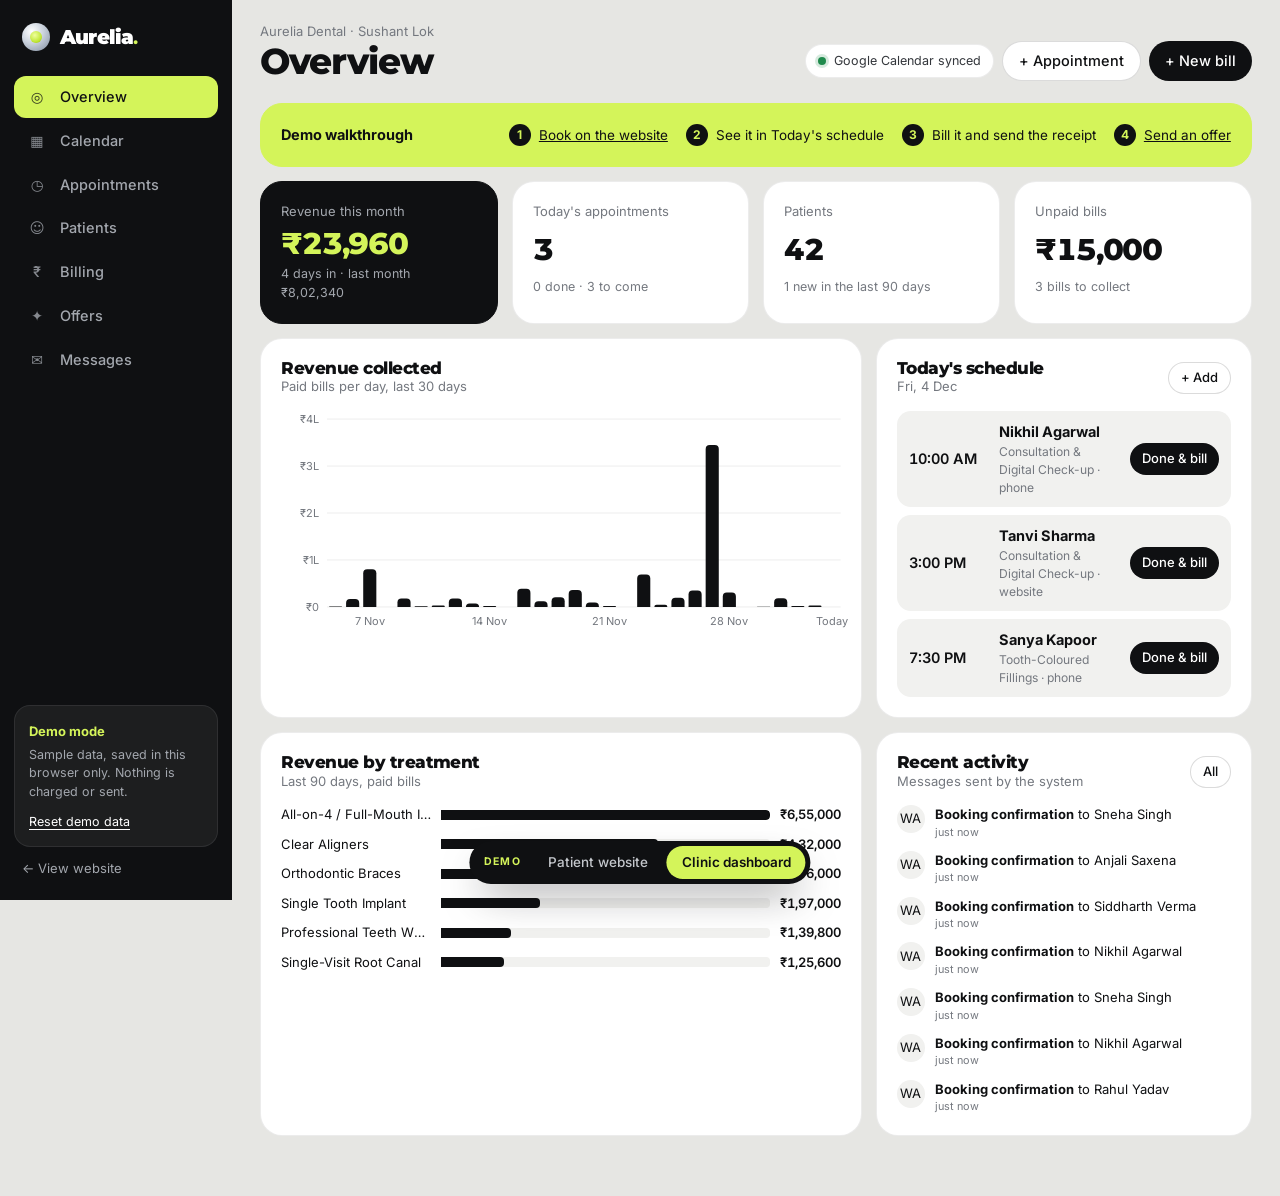
<file: dashboard/index.html>
<!doctype html>
<html lang="en">
<head>
  <meta charset="utf-8" />
  <meta name="viewport" content="width=device-width, initial-scale=1" />
  <meta name="robots" content="noindex" />
  <title>Clinic Dashboard (Demo) · Aurelia Dental</title>
  <link rel="preconnect" href="https://fonts.googleapis.com" />
  <link rel="preconnect" href="https://fonts.gstatic.com" crossorigin />
  <link href="https://fonts.googleapis.com/css2?family=Inter:wght@400;500;600&family=Montserrat:wght@700;800;900&display=swap" rel="stylesheet" />
  <link rel="stylesheet" href="dashboard.css" />
  <link rel="icon" href="data:image/svg+xml,<svg xmlns='http://www.w3.org/2000/svg' viewBox='0 0 32 32'><rect width='32' height='32' rx='9' fill='%23111214'/><path d='M10 9c2-1.5 4-1 6 0 2-1 4-1.5 6 0 2 2 1.5 6 .5 8.5-.8 2.2-1 6-2.5 6.5-1.6.6-1.8-4-4-4s-2.4 4.6-4 4c-1.5-.5-1.7-4.3-2.5-6.5C8.5 15 8 11 10 9z' fill='%23d4f45a'/></svg>" />
</head>
<body class="has-switch">
  <section class="login-wrap" id="login" hidden>
    <form class="login card" id="loginForm">
      <a class="brand" href="../"><span class="brand-mark"></span><span>Aurelia<b>.</b></span></a>
      <h1>Clinic dashboard</h1>
      <p class="hint">Sign in with the clinic's access key (the <code>ADMIN_TOKEN</code> set on the server).</p>
      <label class="f">Access key<input class="in" type="password" id="loginToken" autocomplete="current-password" required /></label>
      <p class="err-msg" id="loginErr" role="alert"></p>
      <button class="btn dark">Sign in</button>
    </form>
  </section>

  <div class="app" hidden>
    <aside class="side">
      <a class="brand" href="../"><span class="brand-mark"></span><span>Aurelia<b>.</b></span></a>
      <nav class="side-nav" id="nav">
        <a href="#overview" data-view="overview"><i>◎</i>Overview</a>
        <a href="#calendar" data-view="calendar"><i>▦</i>Calendar</a>
        <a href="#appointments" data-view="appointments"><i>◷</i>Appointments</a>
        <a href="#patients" data-view="patients"><i>☺</i>Patients</a>
        <a href="#billing" data-view="billing"><i>₹</i>Billing</a>
        <a href="#offers" data-view="offers"><i>✦</i>Offers</a>
        <a href="#messages" data-view="messages"><i>✉</i>Messages</a>
      </nav>
      <div class="side-foot">
        <div class="demo-card">
          <b>Demo mode</b>
          <p>Sample data, saved in this browser only. Nothing is charged or sent.</p>
          <button class="link-btn" data-action="reset">Reset demo data</button>
        </div>
        <a class="side-link" href="../">← View website</a>
      </div>
    </aside>

    <main class="main">
      <header class="top">
        <div>
          <p class="crumb" id="crumb">Aurelia Dental · Sushant Lok</p>
          <h1 id="title">Overview</h1>
        </div>
        <div class="top-actions">
          <span class="sync" title="Bookings are mirrored to the clinic's Google Calendar (simulated in demo)"><span class="dot"></span>Google Calendar synced</span>
          <button class="btn ghost" data-action="new-appt">+ Appointment</button>
          <button class="btn dark" data-action="new-bill">+ New bill</button>
        </div>
      </header>
      <section id="view" class="view" aria-live="polite"></section>
    </main>
  </div>

  <div class="modal-wrap" id="modal" hidden>
    <div class="modal-bg" data-action="close"></div>
    <div class="modal" role="dialog" aria-modal="true" id="modalBox"></div>
  </div>
  <div class="drawer-wrap" id="drawer" hidden>
    <div class="modal-bg" data-action="close-drawer"></div>
    <aside class="drawer" id="drawerBox"></aside>
  </div>
  <div class="toast" id="toast" role="status" hidden></div>
  <div class="tip" id="tip" hidden></div>
  <div id="print"></div>

  <script src="../assets/config.js"></script>
  <script src="../assets/store-core.js"></script>
  <script src="../assets/demo-store.js"></script>
  <script src="dashboard.js"></script>
  <nav class="demo-switch" aria-label="Switch demo view"><span>Demo</span><a href="../">Patient website</a><a class="on" href="./" aria-current="page">Clinic dashboard</a></nav>
</body>
</html>
</file>
<file: dashboard/dashboard.css>
:root {
  --page: #e6e6e3; --sheet: #f1f1ef; --card: #ffffff;
  --ink: #0f1012; --ink-2: #33363b; --muted: #74787f;
  --line: rgba(15,16,18,.08); --line-2: rgba(15,16,18,.15);
  --lime: #d4f45a; --lime-2: #c2e83a; --lime-ink: #4f6b00;
  --ok: #1f8a4c; --warn: #b26a00; --bad: #c8293f; --info: #2f6fdb;
  --radius: 22px; --shadow: 0 24px 50px -28px rgba(15,16,18,.35);
  --font: 'Inter', system-ui, sans-serif; --display: 'Montserrat', 'Inter', sans-serif;
  color-scheme: light;
}
[hidden] { display: none !important; }
* { box-sizing: border-box; margin: 0; padding: 0; }
body { background: var(--page); color: var(--ink); font: 400 14.5px/1.5 var(--font); -webkit-font-smoothing: antialiased; }
a { color: inherit; text-decoration: none; }
button, input, select, textarea { font: inherit; color: inherit; }
button { cursor: pointer; background: none; border: 0; }
:focus-visible { outline: 2px solid var(--ink); outline-offset: 2px; }
h1, h2, h3, h4 { font-family: var(--display); letter-spacing: -0.03em; line-height: 1.1; font-weight: 800; }
.num { font-variant-numeric: tabular-nums; }

/* Sign-in */
.login-wrap { min-height: 100vh; display: grid; place-items: center; padding: 16px; }
.login { width: min(400px, 100%); display: grid; gap: 14px; padding: 28px; }
.login .brand { color: var(--ink); padding: 0; }
.login h1 { font-size: 28px; }
.login code { font-size: 12px; background: var(--sheet); padding: 1px 5px; border-radius: 6px; }

/* Layout */
.app { display: grid; grid-template-columns: 232px 1fr; min-height: 100vh; }
.side { background: var(--ink); color: #fff; padding: 22px 14px; display: flex; flex-direction: column; gap: 24px; position: sticky; top: 0; height: 100vh; }
.brand { display: flex; align-items: center; gap: 10px; font-family: var(--display); font-weight: 900; font-size: 20px; letter-spacing: -0.04em; padding: 0 8px; }
.brand b { color: var(--lime); }
.brand-mark { width: 28px; height: 28px; border-radius: 50%; background: radial-gradient(circle at 35% 30%, #fff, #c9d1dc 45%, #7d8a9c); position: relative; flex: none; }
.brand-mark::after { content: ''; position: absolute; inset: 8px; border-radius: 50%; background: radial-gradient(circle at 40% 35%, #effe9f, var(--lime-2) 60%, #8fb300); }
.side-nav { display: grid; gap: 2px; }
.side-nav a { display: flex; align-items: center; gap: 12px; padding: 10px 12px; border-radius: 12px; color: #a3a7ae; font-weight: 500; transition: background .15s, color .15s; }
.side-nav a i { font-style: normal; width: 22px; text-align: center; opacity: .8; }
.side-nav a:hover { background: rgba(255,255,255,.06); color: #fff; }
.side-nav a.active { background: var(--lime); color: var(--ink); }
.side-foot { margin-top: auto; display: grid; gap: 12px; }
.demo-card { padding: 14px; border-radius: 16px; background: rgba(255,255,255,.06); border: 1px solid rgba(255,255,255,.08); }
.demo-card b { color: var(--lime); font-size: 13px; }
.demo-card p { color: #a3a7ae; font-size: 12.5px; margin: 4px 0 8px; }
.link-btn { color: #fff; font-size: 12.5px; text-decoration: underline; text-underline-offset: 3px; }
.side-link { color: #a3a7ae; font-size: 13px; padding: 0 8px; }
.side-link:hover { color: #fff; }

.main { min-width: 0; padding: 22px max(16px, 2.2vw) 60px; }
.top { display: flex; justify-content: space-between; align-items: flex-end; gap: 16px; flex-wrap: wrap; margin-bottom: 22px; }
.crumb { color: var(--muted); font-size: 13px; }
.top h1 { font-size: clamp(26px, 3vw, 36px); }
.top-actions { display: flex; gap: 8px; align-items: center; flex-wrap: wrap; }
.sync { display: inline-flex; align-items: center; gap: 8px; font-size: 12.5px; color: var(--ink-2); padding: 7px 12px; border-radius: 999px; background: var(--card); border: 1px solid var(--line); }
.dot { width: 8px; height: 8px; border-radius: 50%; background: var(--ok); box-shadow: 0 0 0 3px rgba(31,138,76,.18); }

/* Controls */
.btn { display: inline-flex; align-items: center; justify-content: center; gap: 6px; height: 40px; padding: 0 16px; border-radius: 999px; font-weight: 500; white-space: nowrap; transition: transform .15s, background .15s, border-color .15s; }
.btn.dark { background: var(--ink); color: #fff; }
.btn.dark:hover { transform: translateY(-1px); }
.btn.lime { background: var(--lime); color: var(--ink); font-weight: 600; }
.btn.lime:hover { background: var(--lime-2); }
.btn.ghost { border: 1px solid var(--line-2); background: var(--card); }
.btn.ghost:hover { border-color: var(--ink); }
.btn.sm { height: 32px; padding: 0 12px; font-size: 13px; }
.btn:disabled { opacity: .35; cursor: not-allowed; transform: none; }
.in, select.in, textarea.in { width: 100%; height: 40px; padding: 0 12px; border-radius: 12px; border: 1px solid var(--line-2); background: var(--card); outline: none; }
textarea.in { height: auto; padding: 10px 12px; resize: vertical; }
.in:focus { border-color: var(--ink); box-shadow: 0 0 0 3px rgba(212,244,90,.6); }
label.f { display: grid; gap: 6px; font-size: 13px; font-weight: 500; }
label.f small { color: var(--muted); font-weight: 400; }
.grid2 { display: grid; grid-template-columns: 1fr 1fr; gap: 12px; }
.grid3 { display: grid; grid-template-columns: 1fr 1fr 1fr; gap: 12px; }
.seg { display: inline-flex; padding: 4px; border-radius: 999px; background: var(--card); border: 1px solid var(--line); gap: 2px; flex-wrap: wrap; }
.seg button { padding: 6px 14px; border-radius: 999px; font-size: 13px; color: var(--muted); }
.seg button.on { background: var(--ink); color: #fff; }
.toolbar { display: flex; gap: 10px; align-items: center; flex-wrap: wrap; margin-bottom: 14px; }
.toolbar .in { max-width: 280px; }
.spacer { flex: 1; }

/* Cards */
.card { background: var(--card); border: 1px solid var(--line); border-radius: var(--radius); padding: 20px; min-width: 0; }
.card-h { display: flex; justify-content: space-between; align-items: center; gap: 12px; margin-bottom: 14px; flex-wrap: wrap; }
.card-h h3 { font-size: 17px; }
.card-h p { color: var(--muted); font-size: 13px; }
.grid { display: grid; gap: 14px; }
.kpis { grid-template-columns: repeat(4, 1fr); }
.two { grid-template-columns: 1.6fr 1fr; }
.kpi { display: grid; gap: 6px; }
.kpi small { color: var(--muted); font-size: 13px; }
.kpi b { font-family: var(--display); font-size: 30px; font-weight: 800; letter-spacing: -0.04em; line-height: 1.05; }
.kpi span { font-size: 12.5px; color: var(--muted); }
.kpi.dark { background: var(--ink); color: #fff; border-color: var(--ink); }
.kpi.dark b { color: var(--lime); }
.kpi.dark small, .kpi.dark span { color: #a3a7ae; }
.guide { display: flex; gap: 16px; align-items: center; justify-content: space-between; flex-wrap: wrap; background: var(--lime); border-color: var(--lime); margin-bottom: 14px; }
.guide ol { display: flex; gap: 18px; flex-wrap: wrap; list-style: none; counter-reset: g; font-size: 13.5px; }
.guide li { counter-increment: g; display: flex; gap: 8px; align-items: center; }
.guide li::before { content: counter(g); width: 22px; height: 22px; border-radius: 50%; background: var(--ink); color: var(--lime); display: grid; place-items: center; font-size: 12px; font-weight: 700; flex: none; }

/* Tables */
.tbl-wrap { overflow-x: auto; margin: 0 -6px; }
.tbl { width: 100%; border-collapse: collapse; font-size: 14px; }
.tbl th { text-align: left; font-weight: 500; color: var(--muted); font-size: 12px; text-transform: uppercase; letter-spacing: .06em; padding: 8px 10px; border-bottom: 1px solid var(--line); white-space: nowrap; }
.tbl td { padding: 11px 10px; border-bottom: 1px solid var(--line); vertical-align: middle; }
.tbl tr:last-child td { border-bottom: 0; }
.tbl tr.click { cursor: pointer; }
.tbl tr.click:hover td { background: var(--sheet); }
.tbl td small { display: block; color: var(--muted); font-size: 12.5px; }
.tbl .r { text-align: right; }
.empty { color: var(--muted); padding: 24px 10px; text-align: center; }

/* Pills */
.pill { display: inline-flex; align-items: center; gap: 6px; font-size: 12px; font-weight: 500; padding: 3px 10px; border-radius: 999px; border: 1px solid var(--line-2); white-space: nowrap; background: var(--card); }
.pill::before { content: ''; width: 6px; height: 6px; border-radius: 50%; background: currentColor; }
.pill.confirmed { color: var(--info); }
.pill.completed, .pill.paid, .pill.sent { color: var(--ok); }
.pill.no_show, .pill.unpaid, .pill.bad { color: var(--bad); }
.pill.cancelled { color: var(--muted); }
.pill.scheduled { color: var(--warn); }
.tag { display: inline-block; font-size: 11.5px; padding: 2px 9px; border-radius: 999px; background: var(--sheet); margin: 2px 4px 2px 0; white-space: nowrap; }
.tag.VIP { background: var(--ink); color: var(--lime); }
.tag.Payment.due, .tag.pay { background: #fde7ea; color: var(--bad); }
.src { font-size: 12px; color: var(--muted); }

/* Charts */
.chart { position: relative; }
.chart svg { display: block; width: 100%; overflow: visible; }
.chart .ax { fill: var(--muted); font-size: 11px; font-family: var(--font); }
.chart .grid-l { stroke: var(--line); }
.chart .bar { fill: var(--ink); transition: fill .1s; }
.chart .bar.hot { fill: var(--lime-2); }
.chart .hit { fill: transparent; cursor: crosshair; }
.hbars { display: grid; gap: 10px; }
.hbar { display: grid; grid-template-columns: minmax(0, 150px) 1fr auto; gap: 10px; align-items: center; font-size: 13px; }
.hbar span:first-child { white-space: nowrap; overflow: hidden; text-overflow: ellipsis; }
.hbar .track { height: 10px; border-radius: 0 4px 4px 0; background: var(--sheet); overflow: hidden; }
.hbar .fill { height: 100%; background: var(--ink); border-radius: 0 4px 4px 0; }
.hbar b { font-weight: 600; }
.tip { position: fixed; z-index: 90; pointer-events: none; background: var(--ink); color: #fff; padding: 8px 12px; border-radius: 10px; font-size: 12.5px; box-shadow: var(--shadow); transform: translate(-50%, calc(-100% - 10px)); white-space: nowrap; }
.tip b { color: var(--lime); }

/* Schedule list */
.sched { display: grid; gap: 8px; }
.sched-item { display: grid; grid-template-columns: 78px 1fr auto; gap: 12px; align-items: center; padding: 10px 12px; border-radius: 14px; background: var(--sheet); }
.sched-item time { font-weight: 600; font-variant-numeric: tabular-nums; white-space: nowrap; }
.sched-item small { display: block; color: var(--muted); }
.feed { display: grid; gap: 10px; }
.feed div { display: grid; grid-template-columns: auto 1fr; gap: 10px; font-size: 13px; }
.feed i { font-style: normal; width: 28px; height: 28px; border-radius: 50%; background: var(--sheet); display: grid; place-items: center; font-size: 13px; }
.feed small { color: var(--muted); display: block; }

/* Calendar */
.cal { display: grid; grid-template-columns: 72px repeat(7, minmax(110px, 1fr)); min-width: 880px; }
.cal-h { padding: 8px; text-align: center; font-size: 13px; border-bottom: 1px solid var(--line); position: sticky; top: 0; background: var(--card); z-index: 2; }
.cal-h b { display: block; font-family: var(--display); font-size: 20px; }
.cal-h.today b { color: var(--ink); background: var(--lime); border-radius: 10px; display: inline-block; padding: 0 8px; }
.cal-times { position: relative; }
.cal-times span { position: absolute; right: 8px; font-size: 11px; color: var(--muted); transform: translateY(-50%); white-space: nowrap; }
.cal-times span:first-child { transform: translateY(2px); }
.cal-day { position: relative; border-left: 1px solid var(--line); background-image: linear-gradient(var(--line) 1px, transparent 1px); background-size: 100% 56px; }
.cal-day.closed { background-color: var(--sheet); }
.ev { position: absolute; left: 3px; right: 3px; border-radius: 8px; padding: 4px 7px; font-size: 11.5px; line-height: 1.25; overflow: hidden; cursor: pointer; border: 1px solid transparent; }
.ev b { display: block; font-weight: 600; white-space: nowrap; overflow: hidden; text-overflow: ellipsis; }
.ev.confirmed { background: var(--lime); }
.ev.completed { background: #e3e5e8; color: var(--ink-2); }
.ev.no_show { background: #fde7ea; color: var(--bad); }
.ev.cancelled { display: none; }
.cal-legend { display: flex; gap: 14px; font-size: 12.5px; color: var(--muted); flex-wrap: wrap; }
.cal-legend span::before { content: ''; display: inline-block; width: 10px; height: 10px; border-radius: 3px; margin-right: 6px; vertical-align: -1px; background: var(--c); }

/* Modal / drawer */
.modal-wrap, .drawer-wrap { position: fixed; inset: 0; z-index: 60; display: grid; place-items: center; padding: 16px; }
.modal-bg { position: absolute; inset: 0; background: rgba(15,16,18,.45); backdrop-filter: blur(3px); }
.modal { position: relative; width: min(640px, 100%); max-height: calc(100vh - 32px); overflow: auto; background: var(--card); border-radius: 24px; padding: 24px; box-shadow: var(--shadow); animation: pop .2s ease both; }
.modal.wide { width: min(900px, 100%); }
@keyframes pop { from { transform: translateY(10px); opacity: 0; } }
.modal-h { display: flex; justify-content: space-between; align-items: flex-start; gap: 12px; margin-bottom: 18px; }
.modal-h h2 { font-size: 22px; }
.modal-h p { color: var(--muted); font-size: 13px; margin-top: 4px; }
.x { width: 34px; height: 34px; border-radius: 50%; background: var(--sheet); font-size: 18px; flex: none; }
.modal-f { display: flex; justify-content: flex-end; gap: 8px; margin-top: 20px; flex-wrap: wrap; }
.stack { display: grid; gap: 12px; }
.drawer-wrap { place-items: stretch end; padding: 0; }
.drawer { position: relative; width: min(480px, 100%); height: 100%; overflow: auto; background: var(--card); padding: 24px; animation: slide .22s ease both; }
@keyframes slide { from { transform: translateX(30px); opacity: 0; } }
.mini-kpis { display: grid; grid-template-columns: repeat(3, 1fr); gap: 8px; margin: 16px 0; }
.mini-kpis div { background: var(--sheet); border-radius: 14px; padding: 10px 12px; }
.mini-kpis small { color: var(--muted); font-size: 12px; display: block; }
.mini-kpis b { font-family: var(--display); font-size: 18px; }
.timeline { display: grid; gap: 0; border-left: 2px solid var(--line); margin-left: 6px; }
.timeline div { position: relative; padding: 0 0 14px 16px; font-size: 13px; }
.timeline div::before { content: ''; position: absolute; left: -6px; top: 5px; width: 10px; height: 10px; border-radius: 50%; background: var(--card); border: 2px solid var(--ink); }
.timeline div.inv::before { background: var(--lime); border-color: var(--lime-ink); }
.timeline small { color: var(--muted); display: block; }
.switch { display: inline-flex; align-items: center; gap: 10px; cursor: pointer; font-size: 13.5px; }
.switch input { appearance: none; width: 38px; height: 22px; border-radius: 999px; background: var(--line-2); position: relative; cursor: pointer; transition: background .2s; flex: none; }
.switch input::after { content: ''; position: absolute; top: 3px; left: 3px; width: 16px; height: 16px; border-radius: 50%; background: #fff; transition: transform .2s; }
.switch input:checked { background: var(--ink); }
.switch input:checked::after { transform: translateX(16px); background: var(--lime); }

/* Bill editor */
.items { display: grid; gap: 8px; }
.item-row { display: grid; grid-template-columns: 1fr 70px 120px 110px 32px; gap: 8px; align-items: center; }
.item-row .amt { text-align: right; font-weight: 600; font-variant-numeric: tabular-nums; }
.sum { display: grid; gap: 6px; margin-left: auto; width: min(320px, 100%); font-variant-numeric: tabular-nums; }
.sum div { display: flex; justify-content: space-between; }
.sum .tot { font-family: var(--display); font-size: 22px; font-weight: 800; border-top: 1px dashed var(--line-2); padding-top: 8px; }
.hint { font-size: 12.5px; color: var(--muted); }
.ok-msg { color: var(--ok); font-size: 13px; }
.err-msg { color: var(--bad); font-size: 13px; }
.paymodes { display: grid; grid-template-columns: repeat(4, 1fr); gap: 8px; }
.paymodes button { padding: 14px 8px; border-radius: 14px; border: 1px solid var(--line-2); text-align: center; font-weight: 500; }
.paymodes button small { display: block; color: var(--muted); font-weight: 400; font-size: 11.5px; }
.paymodes button.on { border-color: var(--ink); background: var(--lime); }
.checkout { text-align: center; padding: 10px 0; }
.spinner { width: 46px; height: 46px; border-radius: 50%; border: 4px solid var(--sheet); border-top-color: var(--ink); margin: 18px auto; animation: spin .8s linear infinite; }
@keyframes spin { to { transform: rotate(360deg); } }

/* Receipt */
.receipt { border: 1px solid var(--line-2); border-radius: 18px; padding: 24px; font-size: 13.5px; background: #fff; color: #111; }
.rc-h { display: flex; justify-content: space-between; gap: 16px; border-bottom: 2px solid #111; padding-bottom: 14px; margin-bottom: 14px; flex-wrap: wrap; }
.rc-h h3 { font-size: 22px; font-weight: 900; }
.rc-h p, .rc-meta { color: #555; font-size: 12.5px; }
.rc-meta { display: flex; justify-content: space-between; gap: 16px; margin-bottom: 14px; flex-wrap: wrap; }
.receipt table { width: 100%; border-collapse: collapse; margin-bottom: 12px; }
.receipt th, .receipt td { text-align: left; padding: 7px 0; border-bottom: 1px solid #e5e5e5; }
.receipt th { font-size: 11.5px; text-transform: uppercase; letter-spacing: .06em; color: #666; font-weight: 500; }
.receipt .r { text-align: right; }
.rc-paid { display: inline-block; margin-top: 12px; padding: 4px 12px; border: 2px solid var(--ok); color: var(--ok); border-radius: 8px; font-weight: 700; letter-spacing: .08em; transform: rotate(-3deg); }
.rc-foot { margin-top: 16px; color: #666; font-size: 11.5px; }

/* Offers */
.offer-grid { display: grid; grid-template-columns: 1.2fr .8fr; gap: 20px; align-items: start; }
.phone { width: 100%; max-width: 280px; margin: 0 auto; border-radius: 34px; border: 8px solid var(--ink); background: #e9e4dc; min-height: 420px; padding: 16px 12px; display: flex; flex-direction: column; gap: 8px; }
.phone-top { text-align: center; font-size: 12px; font-weight: 600; color: var(--ink-2); padding-bottom: 8px; border-bottom: 1px solid rgba(0,0,0,.08); }
.bubble { align-self: flex-start; max-width: 92%; background: #fff; border-radius: 4px 14px 14px 14px; padding: 9px 11px; font-size: 13px; line-height: 1.4; box-shadow: 0 1px 1px rgba(0,0,0,.08); white-space: pre-wrap; overflow-wrap: anywhere; }
.bubble small { display: block; text-align: right; color: #8a8f96; font-size: 10.5px; margin-top: 4px; }
.offer-card { display: grid; grid-template-columns: auto 1fr auto; gap: 14px; align-items: center; padding: 14px 0; border-bottom: 1px solid var(--line); }
.offer-card:last-child { border-bottom: 0; }
.code { font-family: ui-monospace, monospace; font-weight: 700; background: var(--lime); padding: 6px 10px; border-radius: 10px; font-size: 13px; }
.code.exp { background: var(--sheet); color: var(--muted); text-decoration: line-through; }
.stats-inline { display: flex; gap: 16px; font-size: 13px; color: var(--muted); flex-wrap: wrap; }
.stats-inline b { color: var(--ink); font-variant-numeric: tabular-nums; }

/* Messages */
.msg { display: grid; grid-template-columns: auto 1fr auto; gap: 12px; padding: 12px 0; border-bottom: 1px solid var(--line); align-items: start; }
.msg:last-child { border-bottom: 0; }
.msg .ch { width: 34px; height: 34px; border-radius: 50%; background: var(--sheet); display: grid; place-items: center; font-size: 11px; font-weight: 700; }
.msg p { color: var(--ink-2); font-size: 13.5px; white-space: pre-line; }
.msg small { color: var(--muted); font-size: 12px; }

.demo-switch { position: fixed; left: 50%; transform: translateX(-50%); bottom: calc(16px + env(safe-area-inset-bottom, 0px)); z-index: 70; display: flex; align-items: center; gap: 4px; padding: 5px; border-radius: 999px; background: #0f1012; box-shadow: 0 18px 40px -14px rgba(15,16,18,.65); font: 500 13.5px/1 'Inter', system-ui, sans-serif; white-space: nowrap; max-width: calc(100vw - 24px); }
.demo-switch span { color: #d4f45a; font-weight: 700; letter-spacing: .1em; font-size: 10.5px; padding: 0 8px 0 10px; text-transform: uppercase; }
.demo-switch a { color: #c4c7cc; padding: 10px 15px; border-radius: 999px; text-decoration: none; transition: color .15s, background .15s; }
.demo-switch a:hover { color: #fff; }
.demo-switch a.on { background: #d4f45a; color: #0f1012; font-weight: 600; }
@media (max-width: 420px) { .demo-switch span { display: none; } .demo-switch a { padding: 10px 12px; font-size: 13px; } }
.has-switch .toast { bottom: calc(80px + env(safe-area-inset-bottom, 0px)); }

/* Toast */
.toast { position: fixed; z-index: 95; left: 50%; bottom: calc(22px + env(safe-area-inset-bottom, 0px)); transform: translateX(-50%); background: var(--ink); color: #fff; padding: 12px 18px; border-radius: 14px; box-shadow: var(--shadow); font-size: 14px; max-width: calc(100vw - 32px); animation: pop .2s ease both; }
.toast b { color: var(--lime); }

/* Print: only the receipt */
#print { display: none; }
@media print {
  body > *:not(#print) { display: none !important; }
  #print { display: block !important; padding: 0; }
  #print .receipt { border: 0; }
}

/* Responsive */
@media (max-width: 1100px) { .kpis { grid-template-columns: repeat(2, 1fr); } .two, .offer-grid { grid-template-columns: 1fr; } }
@media (max-width: 860px) {
  .app { grid-template-columns: 1fr; }
  .side { position: sticky; top: 0; z-index: 30; height: auto; flex-direction: row; align-items: center; padding: 10px 12px; gap: 10px; overflow-x: auto; }
  .side-nav { display: flex; gap: 4px; }
  .side-nav a { padding: 8px 12px; white-space: nowrap; font-size: 13.5px; }
  .side-nav a i { display: none; }
  .side-foot, .brand span:last-child { display: none; }
  .sync { display: none; }
}
@media (max-width: 640px) {
  .kpis { grid-template-columns: 1fr 1fr; }
  .kpi b { font-size: 24px; }
  .grid2, .grid3 { grid-template-columns: 1fr; }
  .item-row { grid-template-columns: 1fr 60px 96px 30px; }
  .item-row .amt { display: none; }
  .paymodes { grid-template-columns: 1fr 1fr; }
  .mini-kpis { grid-template-columns: 1fr 1fr 1fr; }
  .modal { padding: 18px; border-radius: 20px; }
  .top-actions .btn { height: 36px; padding: 0 12px; font-size: 13px; }
}
</file>
